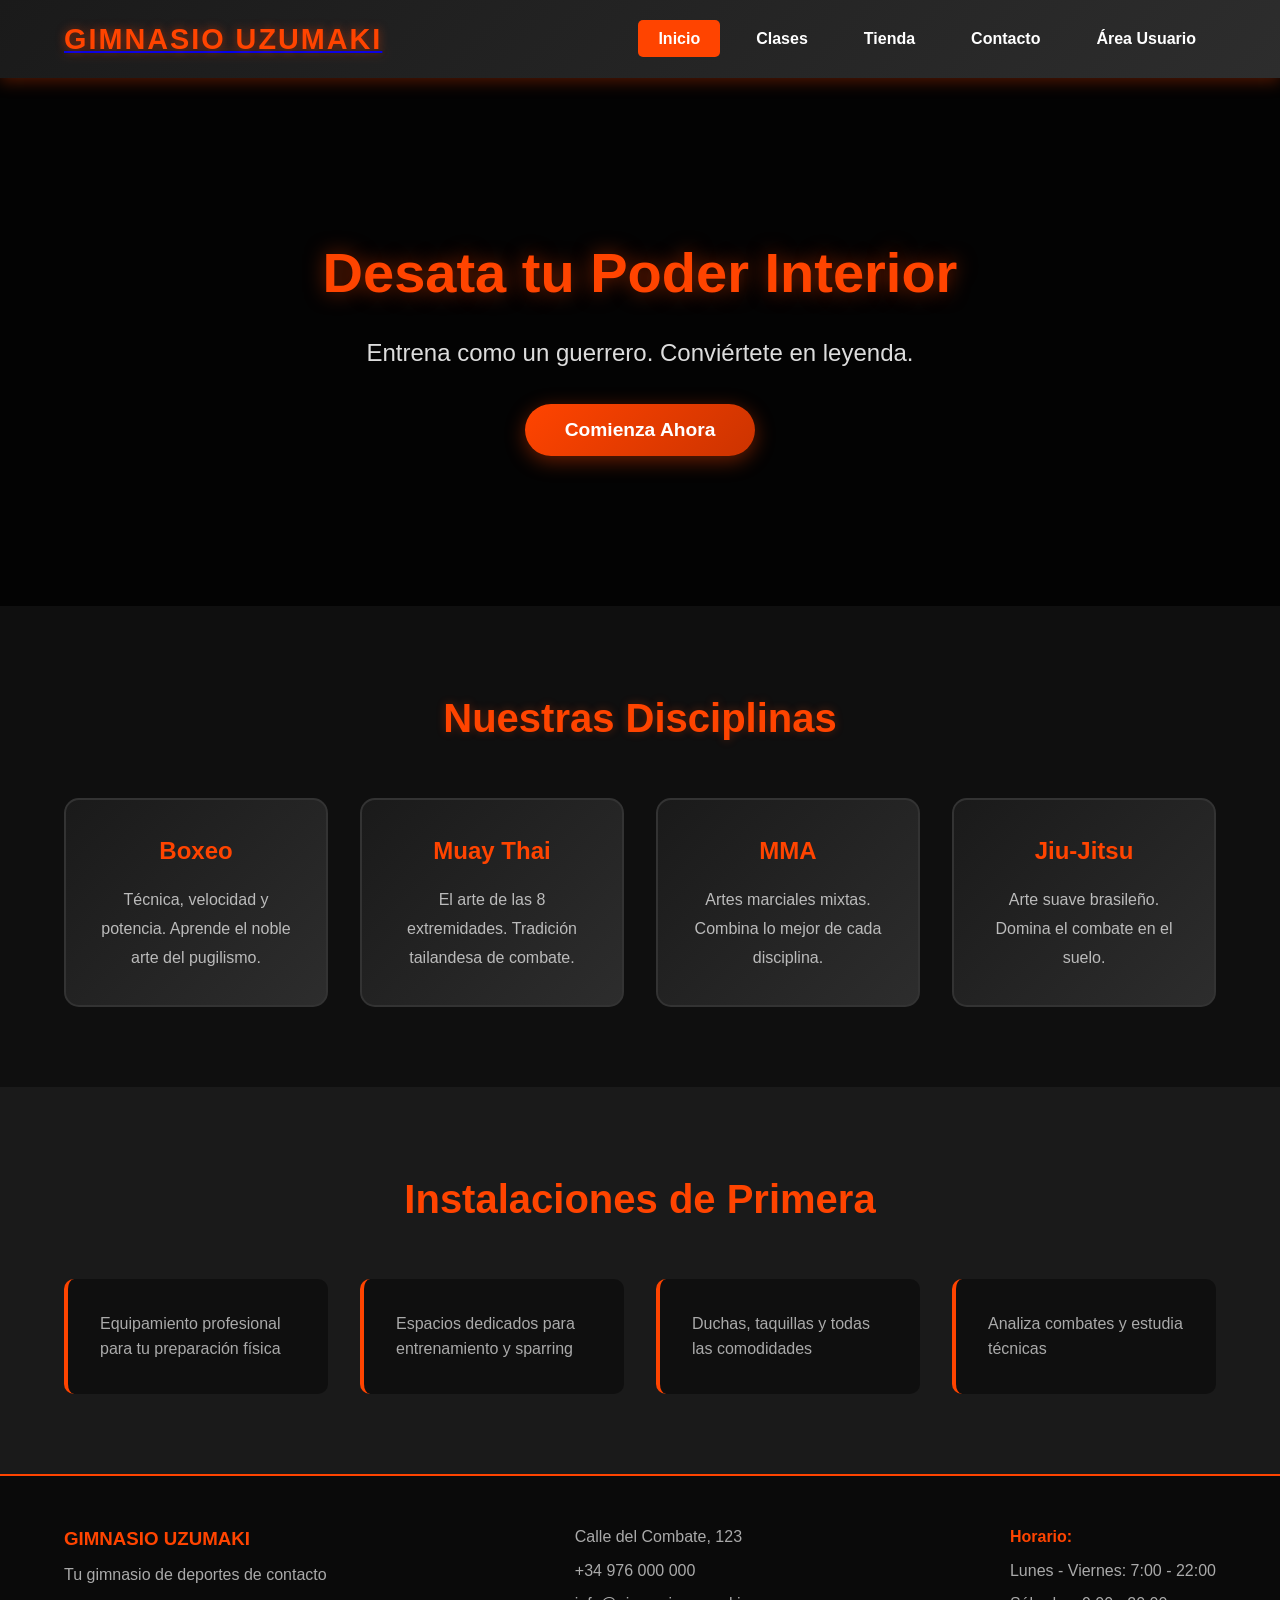
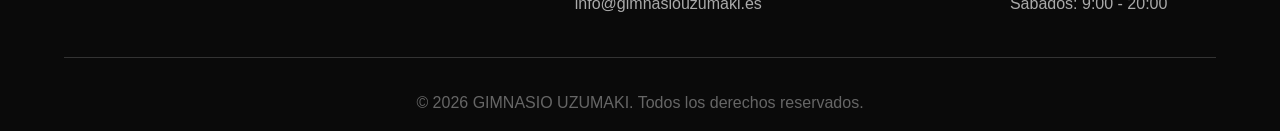
<file: index.html>
<!DOCTYPE html>
<html lang="es">
<head>
    <meta charset="UTF-8">
    <meta name="viewport" content="width=device-width, initial-scale=1.0">
    <title>GIMNASIO UZUMAKI - Gimnasio de Deportes de Contacto</title>
    <link rel="stylesheet" href="estilos/index.css">
    <script src="https://code.jquery.com/jquery-3.6.0.min.js"></script>
</head>
<body>
    <header>
        <nav class="navegacion">
            <a href="index.html">
                <div class="logo">
                    <h1>GIMNASIO UZUMAKI</h1>
                </div>
            </a>
            <ul class="menu">
                <li><a href="index.html" class="activo">Inicio</a></li>
                <li><a href="clases.html">Clases</a></li>
                <li><a href="tienda.html">Tienda</a></li>
                <li><a href="contacto.html">Contacto</a></li>
                <li><a href="area-usuario.html">Área Usuario</a></li>
            </ul>
        </nav>
    </header>

    <main>
        <section class="hero">
            <div class="hero-contenido">
                <h2>Desata tu Poder Interior</h2>
                <p>Entrena como un guerrero. Conviértete en leyenda.</p>
                <a href="clases.html">
                <button class="boton-principal" id="boton-empezar">Comienza Ahora</button>
                </a>
            </div>
        </section>

        <section class="disciplinas">
            <h2>Nuestras Disciplinas</h2>
            <div class="grid-disciplinas">
                <article class="tarjeta-disciplina">
                    <h3>Boxeo</h3>
                    <p>Técnica, velocidad y potencia. Aprende el noble arte del pugilismo.</p>
                </article>
                <article class="tarjeta-disciplina">
                    <h3>Muay Thai</h3>
                    <p>El arte de las 8 extremidades. Tradición tailandesa de combate.</p>
                </article>
                <article class="tarjeta-disciplina">
                    <h3>MMA</h3>
                    <p>Artes marciales mixtas. Combina lo mejor de cada disciplina.</p>
                </article>
                <article class="tarjeta-disciplina">
                    <h3>Jiu-Jitsu</h3>
                    <p>Arte suave brasileño. Domina el combate en el suelo.</p>
                </article>
            </div>
        </section>

        <section class="instalaciones">
            <h2>Instalaciones de Primera</h2>
            <div class="grid-instalaciones">
                <div class="instalacion">
                    <p>Equipamiento profesional para tu preparación física</p>
                </div>
                <div class="instalacion">
                    <p>Espacios dedicados para entrenamiento y sparring</p>
                </div>
                <div class="instalacion">
                    <p>Duchas, taquillas y todas las comodidades</p>
                </div>
                <div class="instalacion">
                    <p>Analiza combates y estudia técnicas</p>
                </div>
            </div>
        </section>
    </main>

    <footer>
        <div class="contenedor-footer">
            <div class="info-footer">
                <h3>GIMNASIO UZUMAKI</h3>
                <p>Tu gimnasio de deportes de contacto</p>
            </div>
            <div class="contacto-footer">
                <p>Calle del Combate, 123</p>
                <p>+34 976 000 000</p>
                <p>info@gimnasiouzumaki.es</p>
            </div>
            <div class="horario-footer">
                <p><strong>Horario:</strong></p>
                <p>Lunes - Viernes: 7:00 - 22:00</p>
                <p>Sábados: 9:00 - 20:00</p>
            </div>
        </div>
        <p class="copyright">&copy; 2026 GIMNASIO UZUMAKI. Todos los derechos reservados.</p>
    </footer>

    <script>
        $(document).ready(function() {
            // Efecto hover en tarjetas
            $('.tarjeta-disciplina').hover(
                function() {
                    $(this).css('transform', 'translateY(-10px)');
                },
                function() {
                    $(this).css('transform', 'translateY(0)');
                }
            );

            // Menú responsive
            $('.menu').on('mouseenter', 'a', function() {
                $(this).stop().animate({
                    paddingLeft: '25px',
                    paddingRight: '25px'
                }, 200);
            }).on('mouseleave', 'a', function() {
                $(this).stop().animate({
                    paddingLeft: '20px',
                    paddingRight: '20px'
                }, 200);
            });
        });
    </script>
</body>
</html>
</file>
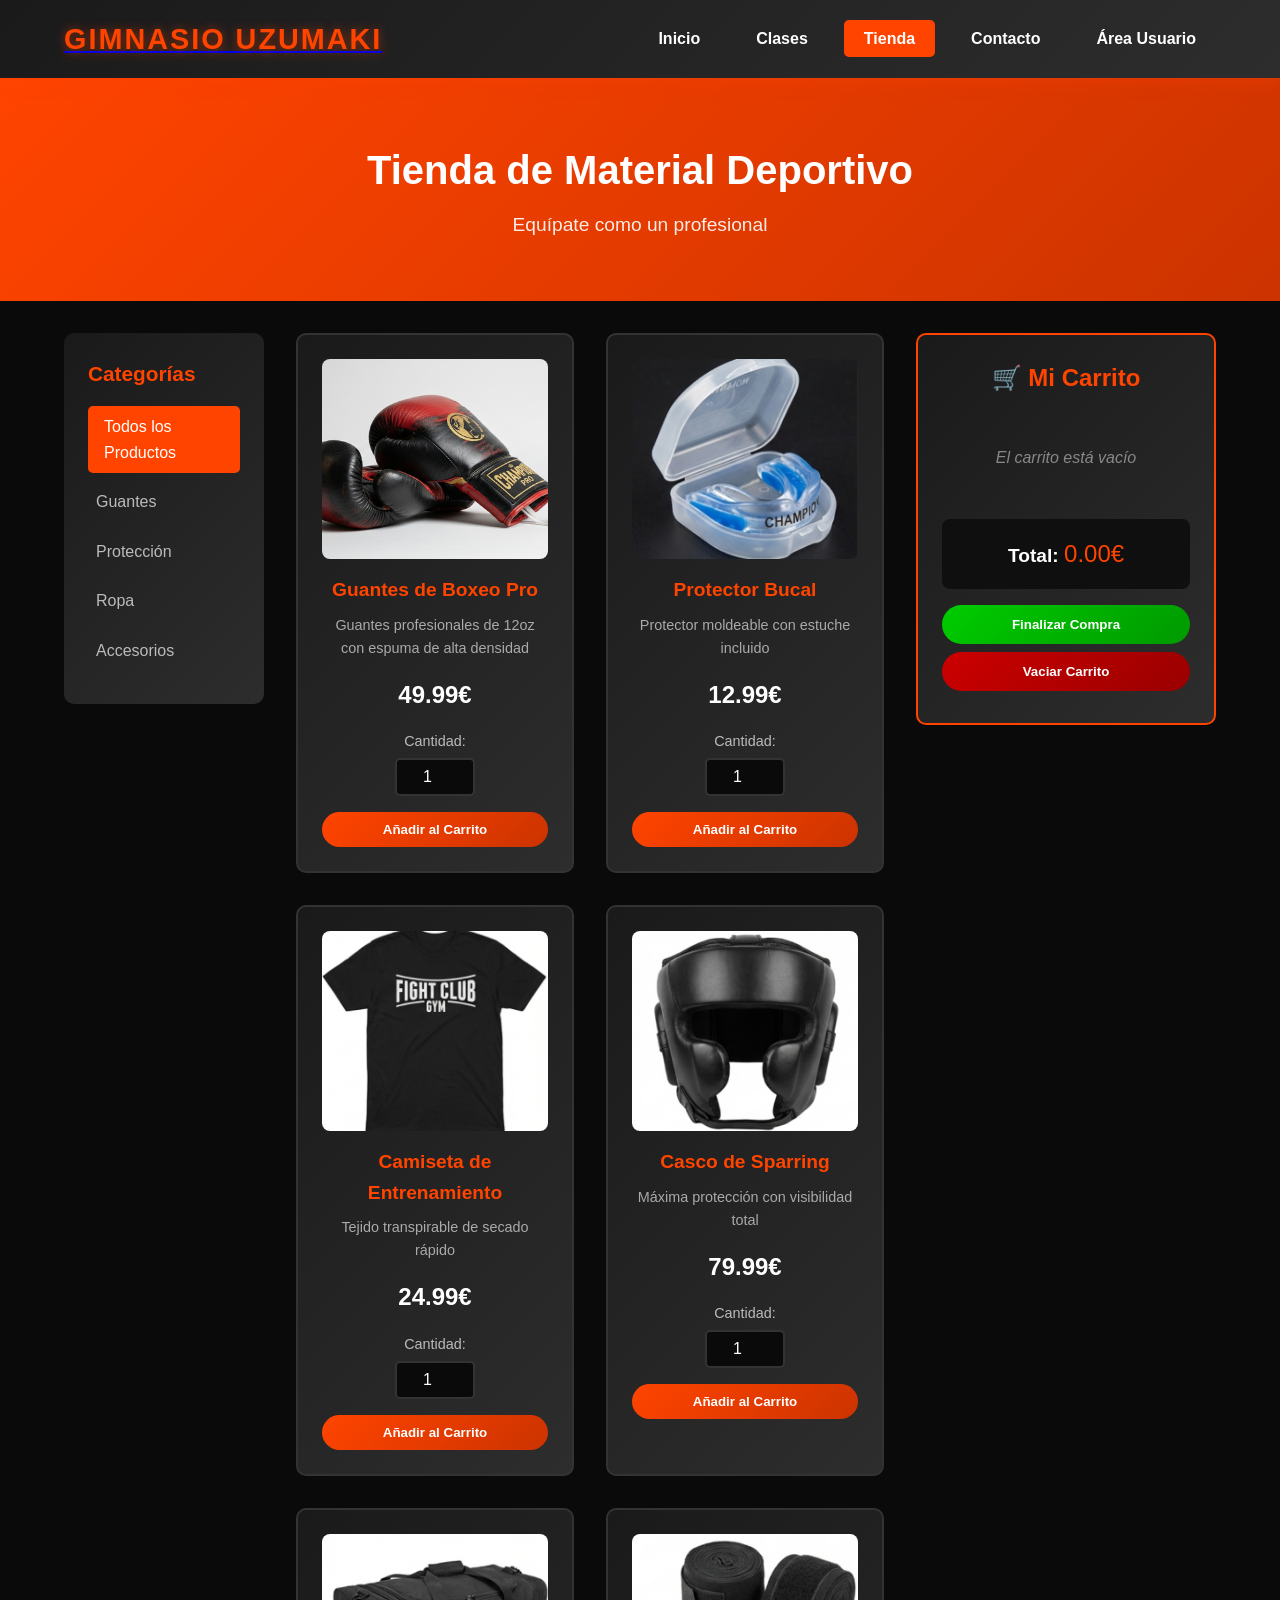
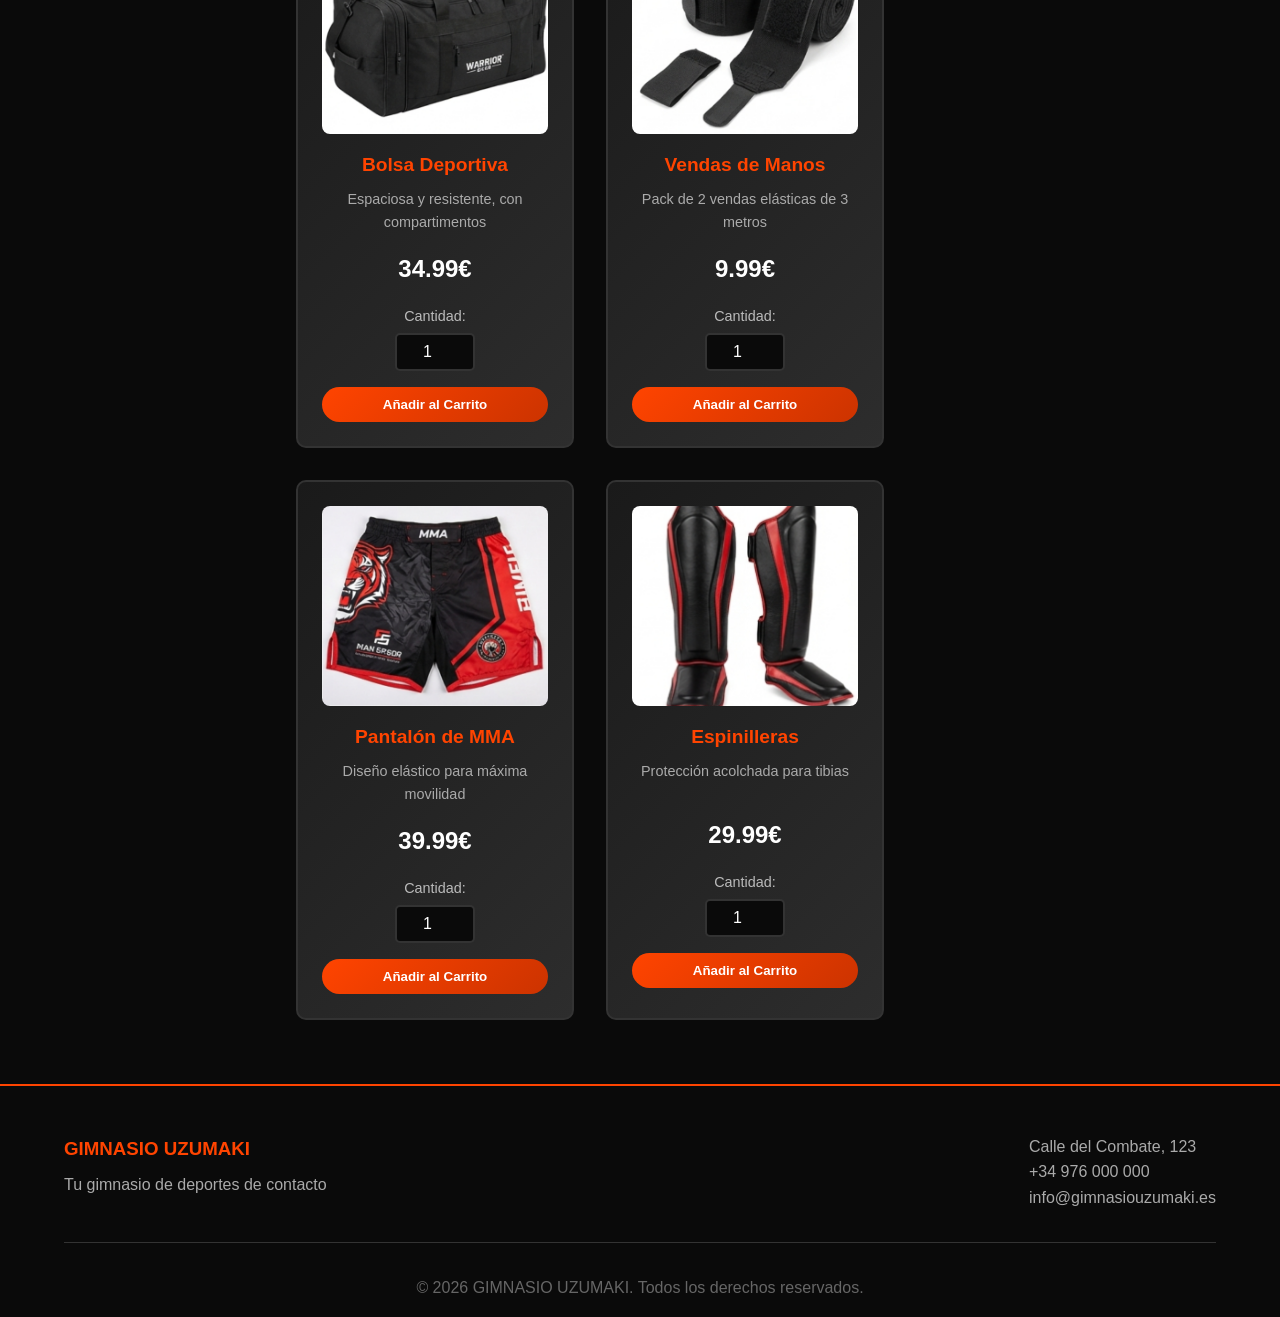
<file: tienda.html>
<!DOCTYPE html>
<html lang="es">

<head>
    <meta charset="UTF-8">
    <meta name="viewport" content="width=device-width, initial-scale=1.0">
    <title>Tienda - Guerrero Fighter</title>
    <link rel="stylesheet" href="estilos/tienda.css">
    <script src="https://code.jquery.com/jquery-3.6.0.min.js"></script>
</head>

<body>
    <header>
        <nav class="navegacion">
            <a href="index.html">
                <div class="logo">
                    <h1>GIMNASIO UZUMAKI</h1>
                </div>
            </a>
            <ul class="menu">
                <li><a href="index.html">Inicio</a></li>
                <li><a href="clases.html">Clases</a></li>
                <li><a href="tienda.html" class="activo">Tienda</a></li>
                <li><a href="contacto.html">Contacto</a></li>
                <li><a href="area-usuario.html">Área Usuario</a></li>
            </ul>
        </nav>
    </header>

    <main>
        <section class="cabecera-tienda">
            <h2>Tienda de Material Deportivo</h2>
            <p>Equípate como un profesional</p>
        </section>

        <div class="contenedor-tienda">
            <aside class="categorias">
                <h3>Categorías</h3>
                <ul>
                    <li><a href="#" class="categoria-filtro activa" data-categoria="todos">Todos los Productos</a></li>
                    <li><a href="#" class="categoria-filtro" data-categoria="guantes">Guantes</a></li>
                    <li><a href="#" class="categoria-filtro" data-categoria="proteccion">Protección</a></li>
                    <li><a href="#" class="categoria-filtro" data-categoria="ropa">Ropa</a></li>
                    <li><a href="#" class="categoria-filtro" data-categoria="accesorios">Accesorios</a></li>
                </ul>
            </aside>

            <section class="productos">
                <div class="grid-productos">
                    <!-- Producto 1 -->
                    <article class="tarjeta-producto" data-categoria="guantes">
                        <div class="imagen-producto">
                            <img src="imagenes/Guantes tienda.png"
                                alt="Guantes profesionales de boxeo de color negro y rojo">
                        </div>
                        <h3>Guantes de Boxeo Pro</h3>
                        <p class="descripcion">Guantes profesionales de 12oz con espuma de alta densidad</p>
                        <p class="precio">49.99€</p>
                        <div class="selector-cantidad">
                            <label>Cantidad:</label>
                            <input type="number" class="cantidad-input" value="1" min="1" max="10">
                        </div>
                        <button class="boton-carrito">Añadir al Carrito</button>
                    </article>

                    <!-- Producto 2 -->
                    <article class="tarjeta-producto" data-categoria="proteccion">
                        <div class="imagen-producto">
                            <img src="imagenes/Bucal.png" alt="Protector bucal">

                        </div>
                        <h3>Protector Bucal</h3>
                        <p class="descripcion">Protector moldeable con estuche incluido</p>
                        <p class="precio">12.99€</p>
                        <div class="selector-cantidad">
                            <label>Cantidad:</label>
                            <input type="number" class="cantidad-input" value="1" min="1" max="10">
                        </div>
                        <button class="boton-carrito">Añadir al Carrito</button>
                    </article>

                    <!-- Producto 3 -->
                    <article class="tarjeta-producto" data-categoria="ropa">
                        <div class="imagen-producto">
                            <img src="imagenes/Camiseta.png" alt="Camiseta negra con logo fight club">

                        </div>
                        <h3>Camiseta de Entrenamiento</h3>
                        <p class="descripcion">Tejido transpirable de secado rápido</p>
                        <p class="precio">24.99€</p>
                        <div class="selector-cantidad">
                            <label>Cantidad:</label>
                            <input type="number" class="cantidad-input" value="1" min="1" max="10">
                        </div>
                        <button class="boton-carrito">Añadir al Carrito</button>
                    </article>

                    <!-- Producto 4 -->
                    <article class="tarjeta-producto" data-categoria="proteccion">
                        <div class="imagen-producto">
                            <img src="imagenes/Casco.png" alt="Casco de sparring cerrado color negro">
                        </div>
                        <h3>Casco de Sparring</h3>
                        <p class="descripcion">Máxima protección con visibilidad total</p>
                        <p class="precio">79.99€</p>
                        <div class="selector-cantidad">
                            <label>Cantidad:</label>
                            <input type="number" class="cantidad-input" value="1" min="1" max="10">
                        </div>
                        <button class="boton-carrito">Añadir al Carrito</button>
                    </article>

                    <!-- Producto 5 -->
                    <article class="tarjeta-producto" data-categoria="accesorios">
                        <div class="imagen-producto">
                            <img src="imagenes/Bolsa.png" alt="Bolsa de deportes de color negro con gran capacidad">
                        </div>
                        <h3>Bolsa Deportiva</h3>
                        <p class="descripcion">Espaciosa y resistente, con compartimentos</p>
                        <p class="precio">34.99€</p>
                        <div class="selector-cantidad">
                            <label>Cantidad:</label>
                            <input type="number" class="cantidad-input" value="1" min="1" max="10">
                        </div>
                        <button class="boton-carrito">Añadir al Carrito</button>
                    </article>

                    <!-- Producto 6 -->
                    <article class="tarjeta-producto" data-categoria="guantes">
                        <div class="imagen-producto">
                            <img src="imagenes/Vendas.png" alt="Vendas elásticas de 3 metros de color negro">
                        </div>
                        <h3>Vendas de Manos</h3>
                        <p class="descripcion">Pack de 2 vendas elásticas de 3 metros</p>
                        <p class="precio">9.99€</p>
                        <div class="selector-cantidad">
                            <label>Cantidad:</label>
                            <input type="number" class="cantidad-input" value="1" min="1" max="10">
                        </div>
                        <button class="boton-carrito">Añadir al Carrito</button>
                    </article>

                    <!-- Producto 7 -->
                    <article class="tarjeta-producto" data-categoria="ropa">
                        <div class="imagen-producto">
                            <img src="imagenes/Pantalon.png" alt="Pantalon MMA color negro con tigre">
                        </div>
                        <h3>Pantalón de MMA</h3>
                        <p class="descripcion">Diseño elástico para máxima movilidad</p>
                        <p class="precio">39.99€</p>
                        <div class="selector-cantidad">
                            <label>Cantidad:</label>
                            <input type="number" class="cantidad-input" value="1" min="1" max="10">
                        </div>
                        <button class="boton-carrito">Añadir al Carrito</button>
                    </article>

                    <!-- Producto 8 -->
                    <article class="tarjeta-producto" data-categoria="proteccion">
                        <div class="imagen-producto">
                            <img src="imagenes/Espinilleras.png"
                                alt="Espinilleras para la proteccion de tibias en color negro">
                        </div>
                        <h3>Espinilleras</h3>
                        <p class="descripcion">Protección acolchada para tibias</p>
                        <p class="precio">29.99€</p>
                        <div class="selector-cantidad">
                            <label>Cantidad:</label>
                            <input type="number" class="cantidad-input" value="1" min="1" max="10">
                        </div>
                        <button class="boton-carrito">Añadir al Carrito</button>
                    </article>
                </div>
            </section>

            <aside class="carrito">
                <h3>🛒 Mi Carrito</h3>
                <div id="items-carrito">
                    <p class="carrito-vacio">El carrito está vacío</p>
                </div>
                <div class="total-carrito">
                    <p><strong>Total:</strong> <span id="precio-total">0.00€</span></p>
                </div>
                <button class="boton-finalizar" id="finalizar-compra">Finalizar Compra</button>
                <button class="boton-vaciar" id="vaciar-carrito">Vaciar Carrito</button>
            </aside>
        </div>
    </main>

    <footer>
        <div class="contenedor-footer">
            <div class="info-footer">
                <h3>GIMNASIO UZUMAKI</h3>
                <p>Tu gimnasio de deportes de contacto</p>
            </div>
            <div class="contacto-footer">
                <p>Calle del Combate, 123</p>
                <p>+34 976 000 000</p>
                <p>info@gimnasiouzumaki.es</p>
            </div>
        </div>
        <p class="copyright">&copy; 2026 GIMNASIO UZUMAKI. Todos los derechos reservados.</p>

    </footer>

    <script>
        $(document).ready(function () {
            let carrito = [];

            // Función para actualizar el carrito
            function actualizarCarrito() {
                let contenedorCarrito = $('#items-carrito');
                let precioTotal = 0;

                if (carrito.length === 0) {
                    contenedorCarrito.html('<p class="carrito-vacio">El carrito está vacío</p>');
                } else {
                    contenedorCarrito.empty();
                    carrito.forEach(function (item, index) {
                        let subtotal = item.precio * item.cantidad;
                        precioTotal += subtotal;

                        let itemHTML = `
                            <div class="item-carrito">
                                <p class="nombre-item">${item.nombre}</p>
                                <p class="cantidad-item">${item.cantidad} x ${item.precio.toFixed(2)}€</p>
                                <p class="subtotal-item">${subtotal.toFixed(2)}€</p>
                                <button class="boton-eliminar" data-index="${index}">✕</button>
                            </div>
                        `;
                        contenedorCarrito.append(itemHTML);
                    });
                }

                $('#precio-total').text(precioTotal.toFixed(2) + '€');
            }

            // Añadir producto al carrito
            $('.boton-carrito').click(function () {
                let tarjeta = $(this).closest('.tarjeta-producto');
                let nombre = tarjeta.find('h3').text();
                let precioTexto = tarjeta.find('.precio').text();
                let precio = parseFloat(precioTexto.replace('€', ''));
                let cantidad = parseInt(tarjeta.find('.cantidad-input').val());

                // Verificar si el producto ya está en el carrito
                let encontrado = false;
                carrito.forEach(function (item) {
                    if (item.nombre === nombre) {
                        item.cantidad += cantidad;
                        encontrado = true;
                    }
                });

                if (!encontrado) {
                    carrito.push({
                        nombre: nombre,
                        precio: precio,
                        cantidad: cantidad
                    });
                }

                // Animación del botón
                $(this).text('¡Añadido!').css('background-color', '#00cc00');
                setTimeout(() => {
                    $(this).text('Añadir al Carrito').css('background-color', '');
                }, 1000);

                actualizarCarrito();
            });

            // Eliminar item del carrito
            $(document).on('click', '.boton-eliminar', function () {
                let index = $(this).data('index');
                carrito.splice(index, 1);
                $(this).closest('.item-carrito').fadeOut(300, function () {
                    actualizarCarrito();
                });
            });

            // Vaciar carrito
            $('#vaciar-carrito').click(function () {
                if (carrito.length > 0) {
                    if (confirm('¿Estás seguro de vaciar el carrito?')) {
                        carrito = [];
                        $('#items-carrito').fadeOut(300, function () {
                            actualizarCarrito();
                            $(this).fadeIn(300);
                        });
                    }
                }
            });

            // Finalizar compra
            $('#finalizar-compra').click(function () {
                if (carrito.length === 0) {
                    alert('El carrito está vacío');
                } else {
                    let total = $('#precio-total').text();
                    alert('¡Gracias por tu compra!\nTotal: ' + total + '\n\n(Esta es una tienda de demostración)');
                    carrito = [];
                    actualizarCarrito();
                }
            });

            // Filtrar por categoría
            $('.categoria-filtro').click(function (e) {
                e.preventDefault();
                let categoria = $(this).data('categoria');

                $('.categoria-filtro').removeClass('activa');
                $(this).addClass('activa');

                if (categoria === 'todos') {
                    $('.tarjeta-producto').fadeIn(400);
                } else {
                    $('.tarjeta-producto').fadeOut(200);
                    $('.tarjeta-producto[data-categoria="' + categoria + '"]').fadeIn(400);
                }
            });

        });
    </script>
</body>

</html>
</file>
<file: estilos/index.css>
* {
    margin: 0;
    padding: 0;
    box-sizing: border-box;
}

body {
    font-family: 'Arial', sans-serif;
    line-height: 1.6;
    color: #333;
    background-color: #0a0a0a;
}

/* Navegación */
header {
    background: linear-gradient(135deg, #1a1a1a 0%, #2d2d2d 100%);
    box-shadow: 0 4px 15px rgba(255, 68, 0, 0.3);
    position: sticky;
    top: 0;
    z-index: 1000;
}

.navegacion {
    display: flex;
    justify-content: space-between;
    align-items: center;
    padding: 1rem 5%;
    max-width: 1400px;
    margin: 0 auto;
}

.logo h1 {
    color: #ff4400;
    font-size: 1.8rem;
    letter-spacing: 2px;
    text-shadow: 0 0 10px rgba(255, 68, 0, 0.5);
}

.menu {
    display: flex;
    list-style: none;
    gap: 1rem;
}

.menu a {
    color: #fff;
    text-decoration: none;
    padding: 10px 20px;
    border-radius: 5px;
    transition: all 0.3s ease;
    font-weight: 600;
}

.menu a:hover,
.menu a.activo {
    background-color: #ff4400;
    color: #fff;
}

/* Hero Section */
.hero {
    background: linear-gradient(rgba(0,0,0,0.7), rgba(0,0,0,0.7));
    background-size: cover;
    background-position: center;
    padding: 150px 5%;
    text-align: center;
    color: #fff;
}

.hero-contenido h2 {
    font-size: 3.5rem;
    margin-bottom: 1rem;
    color: #ff4400;
    text-shadow: 0 0 20px rgba(255, 68, 0, 0.5);
}

.hero-contenido p {
    font-size: 1.5rem;
    margin-bottom: 2rem;
    color: #ddd;
}

.boton-principal {
    background: linear-gradient(135deg, #ff4400 0%, #cc3300 100%);
    color: #fff;
    border: none;
    padding: 15px 40px;
    font-size: 1.2rem;
    border-radius: 50px;
    cursor: pointer;
    transition: all 0.3s ease;
    box-shadow: 0 5px 20px rgba(255, 68, 0, 0.4);
    font-weight: bold;
}

.boton-principal:hover {
    transform: translateY(-3px);
    box-shadow: 0 8px 30px rgba(255, 68, 0, 0.6);
}

/* Disciplinas */
.disciplinas {
    padding: 80px 5%;
    background-color: #0f0f0f;
}

.disciplinas h2 {
    text-align: center;
    color: #ff4400;
    font-size: 2.5rem;
    margin-bottom: 3rem;
    text-shadow: 0 0 10px rgba(255, 68, 0, 0.3);
}

.grid-disciplinas {
    display: grid;
    grid-template-columns: repeat(auto-fit, minmax(250px, 1fr));
    gap: 2rem;
    max-width: 1200px;
    margin: 0 auto;
}

.tarjeta-disciplina {
    background: linear-gradient(135deg, #1a1a1a 0%, #2d2d2d 100%);
    padding: 2rem;
    border-radius: 15px;
    text-align: center;
    transition: all 0.3s ease;
    border: 2px solid #333;
}

.tarjeta-disciplina:hover {
    border-color: #ff4400;
    box-shadow: 0 10px 30px rgba(255, 68, 0, 0.3);
}

.icono-disciplina {
    font-size: 4rem;
    margin-bottom: 1rem;
}

.tarjeta-disciplina h3 {
    color: #ff4400;
    font-size: 1.5rem;
    margin-bottom: 1rem;
}

.tarjeta-disciplina p {
    color: #bbb;
    line-height: 1.8;
}

/* Instalaciones */
.instalaciones {
    padding: 80px 5%;
    background-color: #1a1a1a;
}

.instalaciones h2 {
    text-align: center;
    color: #ff4400;
    font-size: 2.5rem;
    margin-bottom: 3rem;
}

.grid-instalaciones {
    display: grid;
    grid-template-columns: repeat(auto-fit, minmax(250px, 1fr));
    gap: 2rem;
    max-width: 1200px;
    margin: 0 auto;
}

.instalacion {
    background-color: #0f0f0f;
    padding: 2rem;
    border-radius: 10px;
    border-left: 4px solid #ff4400;
    transition: all 0.3s ease;
}

.instalacion:hover {
    transform: translateX(10px);
    box-shadow: -5px 0 15px rgba(255, 68, 0, 0.3);
}

.instalacion h4 {
    color: #ff4400;
    font-size: 1.3rem;
    margin-bottom: 0.5rem;
}

.instalacion p {
    color: #aaa;
}



/* Footer */
footer {
    background-color: #0a0a0a;
    color: #aaa;
    padding: 3rem 5% 1rem;
    border-top: 2px solid #ff4400;
}

.contenedor-footer {
    display: flex;
    justify-content: space-between;
    max-width: 1200px;
    margin: 0 auto 2rem;
    flex-wrap: wrap;
    gap: 2rem;
}

.info-footer h3 {
    color: #ff4400;
    margin-bottom: 0.5rem;
}

.contacto-footer p,
.horario-footer p {
    margin-bottom: 0.5rem;
}

.horario-footer strong {
    color: #ff4400;
}

.copyright {
    text-align: center;
    padding-top: 2rem;
    border-top: 1px solid #333;
    color: #666;
}

/* Responsive */
@media (max-width: 768px) {
    .navegacion {
        flex-direction: column;
        gap: 1rem;
    }
    
    .menu {
        flex-direction: column;
        width: 100%;
        text-align: center;
    }
    
    .hero-contenido h2 {
        font-size: 2rem;
    }
    
    .hero-contenido p {
        font-size: 1rem;
    }
    
    .contenedor-testimonios {
        flex-direction: column;
    }
    
    .contenedor-footer {
        flex-direction: column;
        text-align: center;
    }
}
</file>
<file: estilos/tienda.css>
* {
    margin: 0;
    padding: 0;
    box-sizing: border-box;
}

body {
    font-family: 'Arial', sans-serif;
    line-height: 1.6;
    color: #333;
    background-color: #0a0a0a;
}

/* Navegación */
header {
    background: linear-gradient(135deg, #1a1a1a 0%, #2d2d2d 100%);
    box-shadow: 0 4px 15px rgba(255, 68, 0, 0.3);
    position: sticky;
    top: 0;
    z-index: 1000;
}

.navegacion {
    display: flex;
    justify-content: space-between;
    align-items: center;
    padding: 1rem 5%;
    max-width: 1400px;
    margin: 0 auto;
}

.logo h1 {
    color: #ff4400;
    font-size: 1.8rem;
    letter-spacing: 2px;
    text-shadow: 0 0 10px rgba(255, 68, 0, 0.5);
}

.menu {
    display: flex;
    list-style: none;
    gap: 1rem;
}

.menu a {
    color: #fff;
    text-decoration: none;
    padding: 10px 20px;
    border-radius: 5px;
    transition: all 0.3s ease;
    font-weight: 600;
}

.menu a:hover,
.menu a.activo {
    background-color: #ff4400;
    color: #fff;
}

/* Cabecera Tienda */
.cabecera-tienda {
    background: linear-gradient(135deg, #ff4400 0%, #cc3300 100%);
    padding: 60px 5%;
    text-align: center;
    color: #fff;
}

.cabecera-tienda h2 {
    font-size: 2.5rem;
    margin-bottom: 0.5rem;
}

.cabecera-tienda p {
    font-size: 1.2rem;
    opacity: 0.9;
}

/* Contenedor Principal */
.contenedor-tienda {
    display: grid;
    grid-template-columns: 200px 1fr 300px;
    gap: 2rem;
    max-width: 1400px;
    margin: 2rem auto;
    padding: 0 5%;
}

/* Categorías */
.categorias {
    background: linear-gradient(135deg, #1a1a1a 0%, #2d2d2d 100%);
    padding: 1.5rem;
    border-radius: 10px;
    height: fit-content;
    position: sticky;
    top: 100px;
}

.categorias h3 {
    color: #ff4400;
    margin-bottom: 1rem;
    font-size: 1.3rem;
}

.categorias ul {
    list-style: none;
}

.categorias ul li {
    margin-bottom: 0.5rem;
}

.categoria-filtro {
    color: #bbb;
    text-decoration: none;
    display: block;
    padding: 0.5rem;
    border-radius: 5px;
    transition: all 0.3s ease;
}

.categoria-filtro:hover,
.categoria-filtro.activa {
    background-color: #ff4400;
    color: #fff;
    padding-left: 1rem;
}

/* Grid de Productos */
.grid-productos {
    display: grid;
    grid-template-columns: repeat(auto-fill, minmax(250px, 1fr));
    gap: 2rem;
}

.tarjeta-producto {
    background: linear-gradient(135deg, #1a1a1a 0%, #2d2d2d 100%);
    padding: 1.5rem;
    border-radius: 10px;
    text-align: center;
    transition: all 0.3s ease;
    border: 2px solid #333;
    overflow: hidden;
}

.tarjeta-producto:hover {
    transform: translateY(-5px);
    border-color: #ff4400;
    box-shadow: 0 10px 30px rgba(255, 68, 0, 0.3);
}

.imagen-producto {
    font-size: 5rem;
    margin-bottom: 1rem;
    width: 100% !important;
    height: 200px !important;
    max-height: 200px !important;
    display: block !important;
    overflow: hidden !important;
    background-color: #0f0f0f;
    border-radius: 8px;
    padding: 0;
    position: relative;
}

.imagen-producto img {
    width: 100% !important;
    height: 100% !important;
    object-fit: cover !important;
    object-position: center !important;
    display: block !important;
}

.tarjeta-producto h3 {
    color: #ff4400;
    font-size: 1.2rem;
    margin-bottom: 0.5rem;
}

.descripcion {
    color: #aaa;
    font-size: 0.9rem;
    margin-bottom: 1rem;
    min-height: 40px;
}

.precio {
    color: #fff;
    font-size: 1.5rem;
    font-weight: bold;
    margin-bottom: 1rem;
}

.selector-cantidad {
    margin-bottom: 1rem;
}

.selector-cantidad label {
    color: #bbb;
    font-size: 0.9rem;
    display: block;
    margin-bottom: 0.3rem;
}

.cantidad-input {
    width: 80px;
    padding: 0.5rem;
    border: 2px solid #333;
    border-radius: 5px;
    background-color: #0a0a0a;
    color: #fff;
    text-align: center;
    font-size: 1rem;
}

.boton-carrito {
    background: linear-gradient(135deg, #ff4400 0%, #cc3300 100%);
    color: #fff;
    border: none;
    padding: 10px 20px;
    border-radius: 25px;
    cursor: pointer;
    transition: all 0.3s ease;
    font-weight: bold;
    width: 100%;
}

.boton-carrito:hover {
    transform: scale(1.05);
    box-shadow: 0 5px 15px rgba(255, 68, 0, 0.4);
}

/* Carrito */
.carrito {
    background: linear-gradient(135deg, #1a1a1a 0%, #2d2d2d 100%);
    padding: 1.5rem;
    border-radius: 10px;
    height: fit-content;
    position: sticky;
    top: 100px;
    border: 2px solid #ff4400;
}

.carrito h3 {
    color: #ff4400;
    margin-bottom: 1rem;
    font-size: 1.5rem;
    text-align: center;
}

#items-carrito {
    max-height: 400px;
    overflow-y: auto;
    margin-bottom: 1rem;
}

.carrito-vacio {
    color: #888;
    text-align: center;
    padding: 2rem 0;
    font-style: italic;
}

.item-carrito {
    background-color: #0f0f0f;
    padding: 1rem;
    border-radius: 8px;
    margin-bottom: 0.8rem;
    position: relative;
    border-left: 3px solid #ff4400;
}

.nombre-item {
    color: #fff;
    font-weight: bold;
    margin-bottom: 0.3rem;
    font-size: 0.95rem;
}

.cantidad-item {
    color: #aaa;
    font-size: 0.85rem;
}

.subtotal-item {
    color: #ff4400;
    font-weight: bold;
    margin-top: 0.3rem;
}

.boton-eliminar {
    position: absolute;
    top: 10px;
    right: 10px;
    background-color: #cc0000;
    color: #fff;
    border: none;
    width: 25px;
    height: 25px;
    border-radius: 50%;
    cursor: pointer;
    transition: all 0.3s ease;
    font-weight: bold;
}

.boton-eliminar:hover {
    background-color: #ff0000;
    transform: scale(1.1);
}

.total-carrito {
    background-color: #0f0f0f;
    padding: 1rem;
    border-radius: 8px;
    margin-bottom: 1rem;
}

.total-carrito p {
    color: #fff;
    font-size: 1.2rem;
    text-align: center;
}

#precio-total {
    color: #ff4400;
    font-size: 1.5rem;
}

.boton-finalizar,
.boton-vaciar {
    width: 100%;
    padding: 12px;
    border: none;
    border-radius: 25px;
    cursor: pointer;
    font-weight: bold;
    transition: all 0.3s ease;
    margin-bottom: 0.5rem;
}

.boton-finalizar {
    background: linear-gradient(135deg, #00cc00 0%, #009900 100%);
    color: #fff;
}

.boton-finalizar:hover {
    transform: scale(1.05);
    box-shadow: 0 5px 15px rgba(0, 204, 0, 0.4);
}

.boton-vaciar {
    background: linear-gradient(135deg, #cc0000 0%, #990000 100%);
    color: #fff;
}

.boton-vaciar:hover {
    transform: scale(1.05);
    box-shadow: 0 5px 15px rgba(204, 0, 0, 0.4);
}

/* Footer */
footer {
    background-color: #0a0a0a;
    color: #aaa;
    padding: 3rem 5% 1rem;
    border-top: 2px solid #ff4400;
    margin-top: 4rem;
}

.contenedor-footer {
    display: flex;
    justify-content: space-between;
    max-width: 1200px;
    margin: 0 auto 2rem;
    flex-wrap: wrap;
    gap: 2rem;
}

.info-footer h3 {
    color: #ff4400;
    margin-bottom: 0.5rem;
}

.copyright {
    text-align: center;
    padding-top: 2rem;
    border-top: 1px solid #333;
    color: #666;
}

/* Responsive */
@media (max-width: 1024px) {
    .contenedor-tienda {
        grid-template-columns: 1fr;
    }
    
    .categorias,
    .carrito {
        position: static;
    }
}

@media (max-width: 768px) {
    .navegacion {
        flex-direction: column;
        gap: 1rem;
    }
    
    .menu {
        flex-direction: column;
        width: 100%;
        text-align: center;
    }
    
    .grid-productos {
        grid-template-columns: 1fr;
    }
    
    .cabecera-tienda h2 {
        font-size: 1.8rem;
    }
}
</file>
